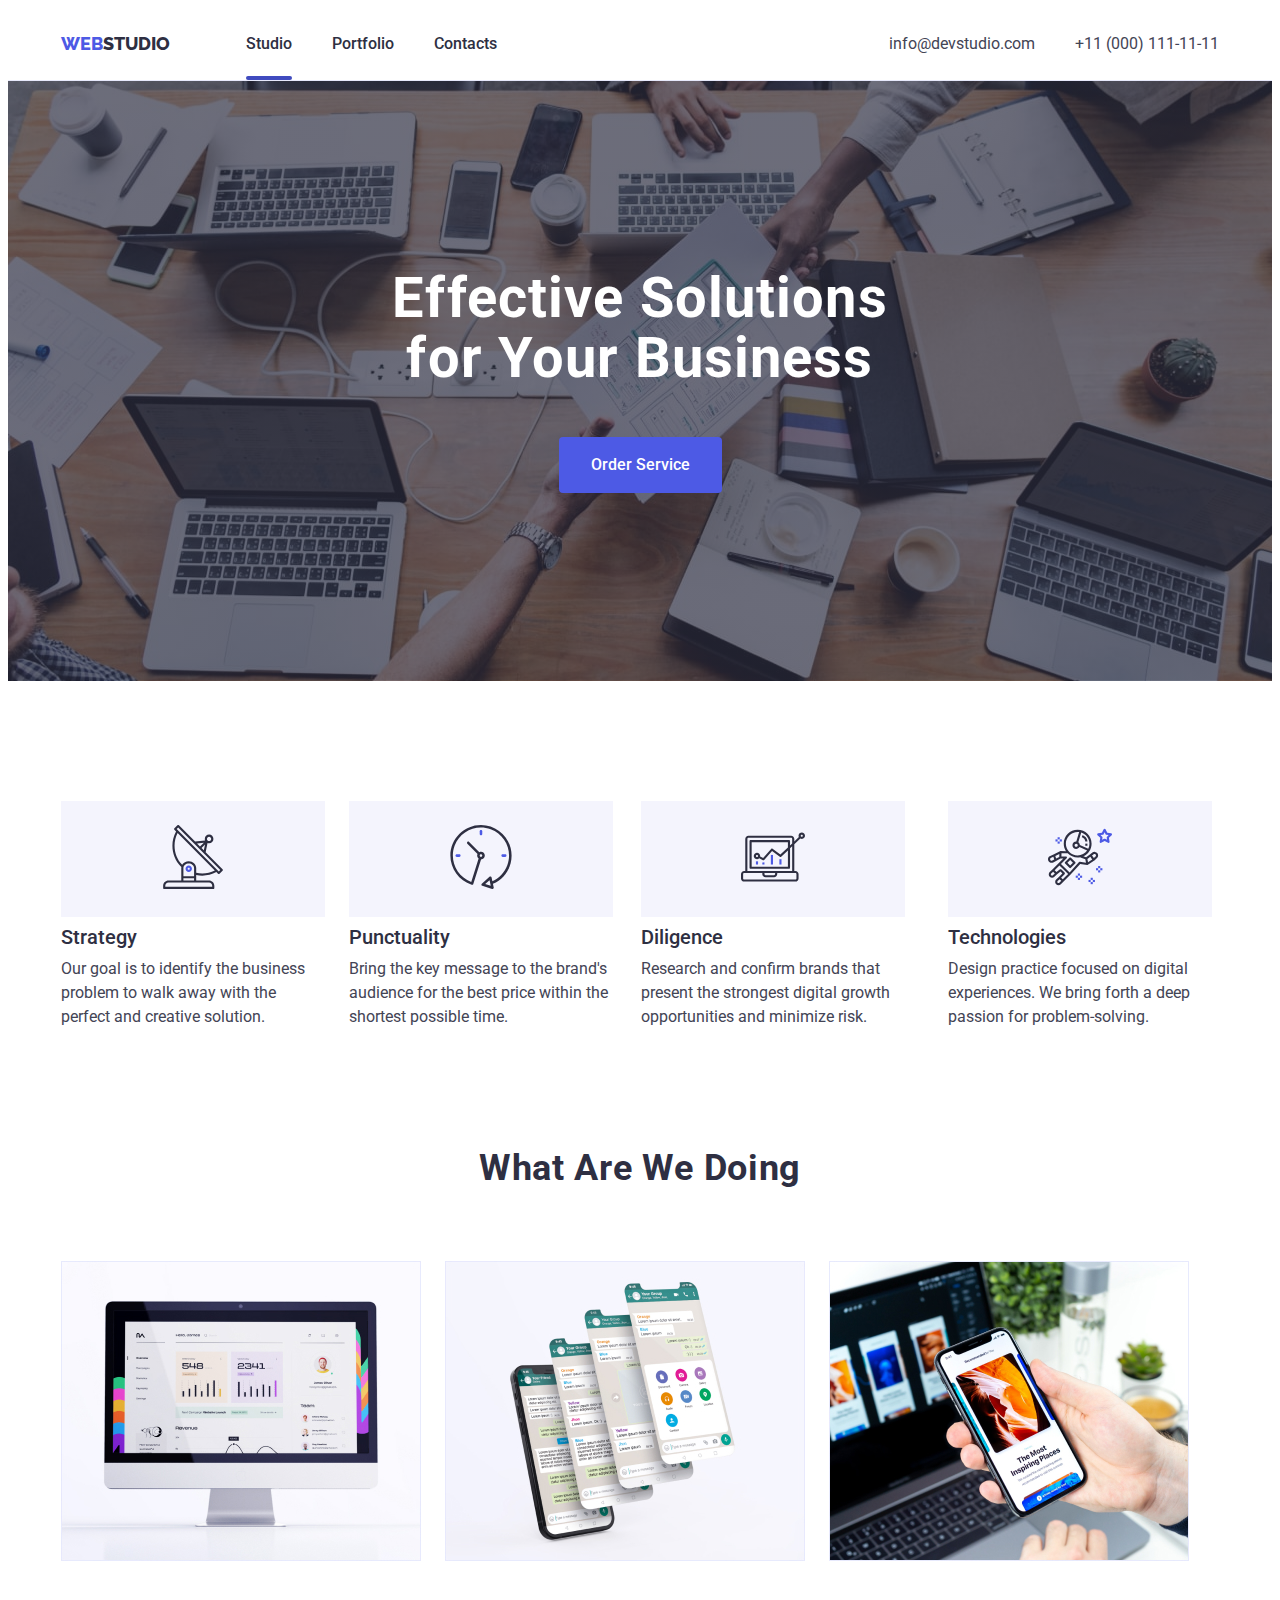
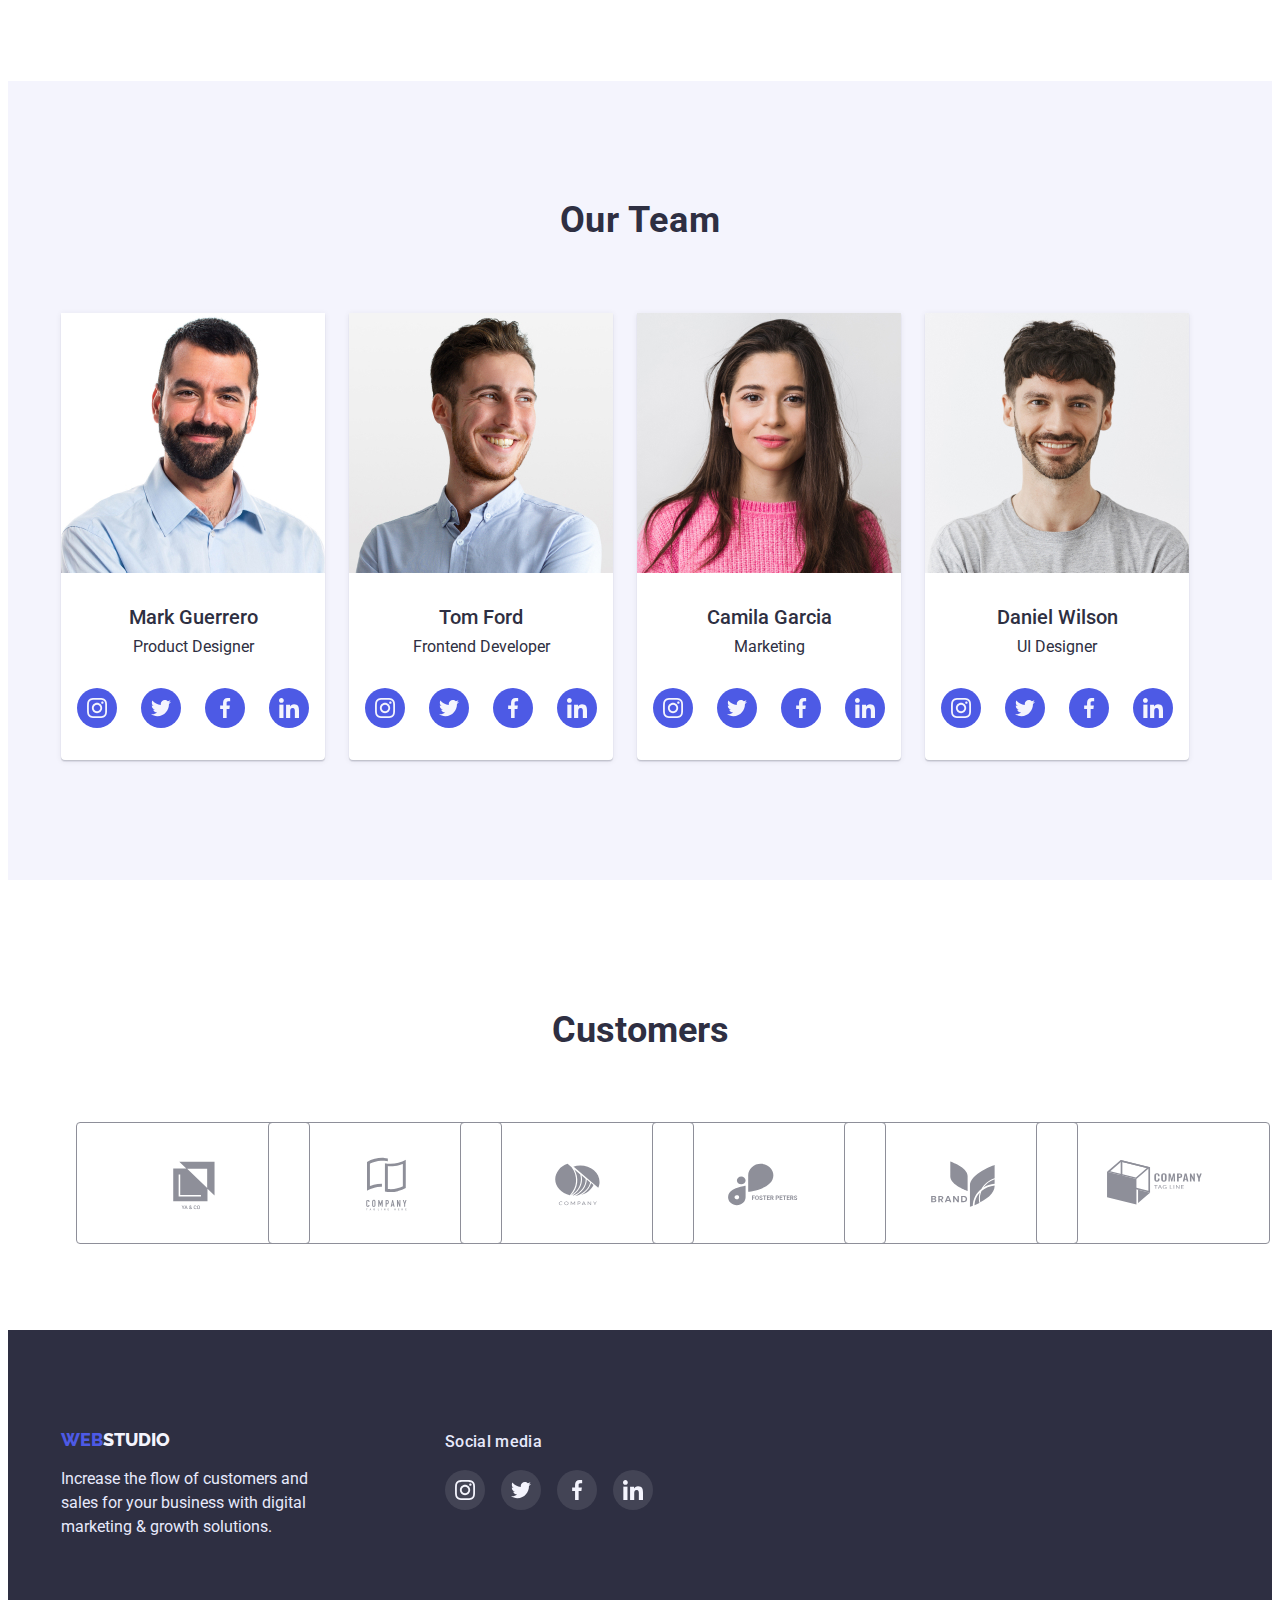
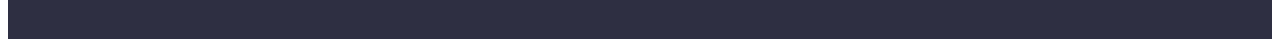
<file: index.html>
<!DOCTYPE html>
<html lang="en">
  <head>
    <meta charset="UTF-8" />
    <meta http-equiv="X-UA-Compatible" content="IE=edge" />
    <meta name="viewport" content="width=device-width, initial-scale=1.0" />
    <title>WebStudio</title>
    <link rel="preconnect" href="https://fonts.googleapis.com" />
    <link rel="preconnect" href="https://fonts.gstatic.com" crossorigin />
    <link
      href="https://fonts.googleapis.com/css2?family=Raleway:wght@800&family=Roboto:wght@400;500;700;900&display=swap"
      rel="stylesheet"
    />
    <link
      rel="stylesheet"
      href="https://cdnjs.cloudflare.com/ajax/libs/modern-normalize/1.1.0/modern-normalize.min.css"
      integrity="sha512-wpPYUAdjBVSE4KJnH1VR1HeZfpl1ub8YT/NKx4PuQ5NmX2tKuGu6U/JRp5y+Y8XG2tV+wKQpNHVUX03MfMFn9Q=="
      crossorigin="anonymous"
      referrerpolicy="no-referrer"
    />
    <link rel="stylesheet" href="./css/styles.css" />
  </head>

  <body>
    <!-- Header -->

    <header class="page-header">
      <div class="container menu">
        <nav class="menu">
          <a class="link logo" href="./index.html">
            <span class="color-logo">WEB</span>STUDIO</a
          >
          <ul class="menu list">
            <li class="menu-item-header">
              <a class="menu-link link current" href="./index.html"> Studio</a>
            </li>
            <li class="menu-item-header">
              <a class="menu-link link" href="./portfolio.html"> Portfolio</a>
            </li>
            <li class="menu-item-header">
              <a class="menu-link link" href="#"> Contacts</a>
            </li>
          </ul>
        </nav>
        <address class="adress">
          <ul class="menu list">
            <li class="menu-item-header">
              <a class="adress-list link" href="mailto:info@devstudio.com"
                >info@devstudio.com</a
              >
            </li>
            <li class="menu-item-header">
              <a class="adress-list link" href="tel:+110001111111"
                >+11 (000) 111-11-11</a
              >
            </li>
          </ul>
        </address>
      </div>
    </header>

    <!-- Main content -->
    <main>
      <!-- Section 1-->

      <section class="section-hero">
        <h1 class="hero-title">Effective Solutions for Your Business</h1>
        <button class="modal-btn" type="button" data-modal-open>
          Order Service
        </button>
      </section>

      <!-- section 2 -->
      <section class="advantages section">
        <div class="container">
          <h2 class="visually-hidden">Advantages</h2>
          <ul class="menu list">
            <li class="menu-item">
              <div class="advantages-items">
                <svg class="" width="64" height="64">
                  <use href="./images/symbol-defs.svg#icon-Group"></use>
                </svg>
              </div>
              <h3 class="caption">Strategy</h3>
              <p class="text">
                Our goal is to identify the business problem to walk away with
                the perfect and creative solution.
              </p>
            </li>
            <li class="menu-item">
              <div class="advantages-items">
                <svg class="" width="64" height="64">
                  <use href="./images/symbol-defs.svg#icon-clock"></use>
                </svg>
              </div>
              <h3 class="caption">Punctuality</h3>
              <p class="text">
                Bring the key message to the brand's audience for the best price
                within the shortest possible time.
              </p>
            </li>
            <li class="menu-item">
              <div class="advantages-items">
                <svg class="" width="64" height="64">
                  <use href="./images/symbol-defs.svg#icon-diagram"></use>
                </svg>
              </div>
              <h3 class="caption">Diligence</h3>
              <p class="text">
                Research and confirm brands that present the strongest digital
                growth opportunities and minimize risk.
              </p>
            </li>
            <li class="menu-item">
              <div class="advantages-items">
                <svg class="" width="64" height="64">
                  <use href="./images/symbol-defs.svg#icon-astronaut"></use>
                </svg>
              </div>
              <h3 class="caption">Technologies</h3>
              <p class="text">
                Design practice focused on digital experiences. We bring forth a
                deep passion for problem-solving.
              </p>
            </li>
          </ul>
        </div>
      </section>

      <!-- section 3 -->
      <section class="section">
        <div class="container">
          <h2 class="title">What are we doing</h2>
          <ul class="menu list">
            <li class="menu-item">
              <img
                src="./images/img1.jpg"
                alt="img1"
                width="360"
                height="300"
              />
            </li>
            <li class="menu-item">
              <img
                src="./images/Rectangle71.jpg"
                alt="img2"
                width="360"
                height="300"
              />
            </li>
            <li class="menu-item">
              <img
                src="./images/Rectangle71(1).jpg"
                alt="img3"
                width="360"
                height="300"
              />
            </li>
          </ul>
        </div>
      </section>
      <!-- section 4 -->
      <section class="section-team section">
        <div class="container">
          <h2 class="title">Our Team</h2>
          <ul class="menu list">
            <li class="employees-card">
              <img src="./images/img.jpg" alt="Mark" width="264" height="260" />

              <h3 class="caption caption-team">Mark Guerrero</h3>
              <p class="text-team">Product Designer</p>
              <ul class="social-list-employees list">
                <li class="employees">
                  <a href="" class="social-link link">
                    <svg class="social-icon" width="20" weight="20">
                      <use href="./images/symbol-defs.svg#icon-instagram"></use>
                    </svg>
                  </a>
                </li>
                <li class="employees">
                  <a href="" class="social-link link">
                    <svg class="social-icon" width="20" weight="20">
                      <use href="./images/symbol-defs.svg#icon-twitter"></use>
                    </svg>
                  </a>
                </li>
                <li class="employees">
                  <a href="" class="social-link link">
                    <svg class="social-icon" width="20" weight="20">
                      <use href="./images/symbol-defs.svg#icon-facebook"></use>
                    </svg>
                  </a>
                </li>
                <li class="employees">
                  <a href="" class="social-link link">
                    <svg class="social-icon" width="20" weight="20">
                      <use href="./images/symbol-defs.svg#icon-linkedin"></use>
                    </svg>
                  </a>
                </li>
              </ul>
            </li>
            <li class="employees-card">
              <img
                src="./images/img(1).jpg"
                alt="Tom"
                width="264"
                height="260"
              />
              <h3 class="caption caption-team">Tom Ford</h3>
              <p class="text-team">Frontend Developer</p>
              <ul class="social-list-employees list">
                <li class="employees">
                  <a href="" class="social-link link">
                    <svg class="social-icon" width="20" weight="20">
                      <use href="./images/symbol-defs.svg#icon-instagram"></use>
                    </svg>
                  </a>
                </li>
                <li class="employees">
                  <a href="" class="social-link link">
                    <svg class="social-icon" width="20" weight="20">
                      <use href="./images/symbol-defs.svg#icon-twitter"></use>
                    </svg>
                  </a>
                </li>
                <li class="employees">
                  <a href="" class="social-link link">
                    <svg class="social-icon" width="20" weight="20">
                      <use href="./images/symbol-defs.svg#icon-facebook"></use>
                    </svg>
                  </a>
                </li>
                <li class="employees">
                  <a href="" class="social-link link">
                    <svg class="social-icon" width="20" weight="20">
                      <use href="./images/symbol-defs.svg#icon-linkedin"></use>
                    </svg>
                  </a>
                </li>
              </ul>
            </li>
            <li class="employees-card">
              <img
                src="./images/img(2).jpg"
                alt="Camila"
                width="264"
                height="260"
              />
              <h3 class="caption caption-team">Camila Garcia</h3>
              <p class="text-team">Marketing</p>
              <ul class="social-list-employees list">
                <li class="employees">
                  <a href="" class="social-link link">
                    <svg class="social-icon" width="20" weight="20">
                      <use href="./images/symbol-defs.svg#icon-instagram"></use>
                    </svg>
                  </a>
                </li>
                <li class="employees">
                  <a href="" class="social-link link">
                    <svg class="social-icon" width="20" weight="20">
                      <use href="./images/symbol-defs.svg#icon-twitter"></use>
                    </svg>
                  </a>
                </li>
                <li class="employees">
                  <a href="" class="social-link link">
                    <svg class="social-icon" width="20" weight="20">
                      <use href="./images/symbol-defs.svg#icon-facebook"></use>
                    </svg>
                  </a>
                </li>
                <li class="employees">
                  <a href="" class="social-link link">
                    <svg class="social-icon" width="20" weight="20">
                      <use href="./images/symbol-defs.svg#icon-linkedin"></use>
                    </svg>
                  </a>
                </li>
              </ul>
            </li>
            <li class="employees-card">
              <img
                src="./images/img(3).jpg"
                alt="Daniel"
                width="264"
                height="260"
              />
              <h3 class="caption caption-team">Daniel Wilson</h3>
              <p class="text-team">UI Designer</p>
              <ul class="social-list-employees list">
                <li class="employees">
                  <a href="" class="social-link link">
                    <svg class="social-icon" width="20" weight="20">
                      <use href="./images/symbol-defs.svg#icon-instagram"></use>
                    </svg>
                  </a>
                </li>
                <li class="employees">
                  <a href="" class="social-link link">
                    <svg class="social-icon" width="20" weight="20">
                      <use href="./images/symbol-defs.svg#icon-twitter"></use>
                    </svg>
                  </a>
                </li>
                <li class="employees">
                  <a href="" class="social-link link">
                    <svg class="social-icon" width="20" weight="20">
                      <use href="./images/symbol-defs.svg#icon-facebook"></use>
                    </svg>
                  </a>
                </li>
                <li class="employees">
                  <a href="" class="social-link link">
                    <svg class="social-icon" width="20" weight="20">
                      <use href="./images/symbol-defs.svg#icon-linkedin"></use>
                    </svg>
                  </a>
                </li>
              </ul>
            </li>
          </ul>
        </div>
      </section>
      <!-- Section 5 -->

      <section class="customers section">
        <div class="container">
          <h2 class="caption-customers">Customers</h2>
          <ul class="customers-list list">
            <li class="customers-item list">
              <a href="" class="customers-link link">
                <svg class="customers-icon" width="104" weight="56">
                  <use href="./images/symbol-defs.svg#icon-Logo0"></use>
                </svg>
              </a>
            </li>
            <li class="customers-item list">
              <a href="" class="customers-link link">
                <svg class="customers-icon" width="104" weight="56">
                  <use href="./images/symbol-defs.svg#icon-Logo1"></use>
                </svg>
              </a>
            </li>
            <li class="customers-item list">
              <a href="" class="customers-link link">
                <svg class="customers-icon" width="104" weight="56">
                  <use href="./images/symbol-defs.svg#icon-Logo2"></use>
                </svg>
              </a>
            </li>
            <li class="customers-item list">
              <a href="" class="customers-link link">
                <svg class="customers-icon" width="104" weight="56">
                  <use href="./images/symbol-defs.svg#icon-Logo3"></use>
                </svg>
              </a>
            </li>
            <li class="customers-item list">
              <a href="" class="customers-link link">
                <svg class="customers-icon" width="104" weight="56">
                  <use href="./images/symbol-defs.svg#icon-Logo4"></use>
                </svg>
              </a>
            </li>
            <li class="customers-item list">
              <a href="" class="customers-link link">
                <svg class="customers-icon" width="104" weight="56">
                  <use href="./images/symbol-defs.svg#icon-Logo5"></use>
                </svg>
              </a>
            </li>
          </ul>
        </div>
      </section>
    </main>
    <!-- Footer -->
    <footer class="footer">
      <div class="footer-items container">
        <div class="web-footer">
          <a class="logo-footer link" href="./index.html">
            WEB<span class="color-logo-footer">STUDIO</span></a
          >
          <p class="text-footer">
            Increase the flow of customers and sales for your business with
            digital marketing & growth solutions.
          </p>
        </div>

        <div class="social-media">
          <p class="text-footer-media">Social media</p>
          <ul class="social-list-footer list">
            <li class="employees">
              <a href="" class="social-link-footer link">
                <svg class="social-icon" width="20" weight="20">
                  <use href="./images/symbol-defs.svg#icon-instagram"></use>
                </svg>
              </a>
            </li>
            <li class="employees">
              <a href="" class="social-link-footer link">
                <svg class="social-icon" width="20" weight="20">
                  <use href="./images/symbol-defs.svg#icon-twitter"></use>
                </svg>
              </a>
            </li>
            <li class="employees">
              <a href="" class="social-link-footer link">
                <svg class="social-icon" width="20" weight="20">
                  <use href="./images/symbol-defs.svg#icon-facebook"></use>
                </svg>
              </a>
            </li>
            <li class="employees">
              <a href="" class="social-link-footer link">
                <svg class="social-icon" width="20" weight="20">
                  <use href="./images/symbol-defs.svg#icon-linkedin"></use>
                </svg>
              </a>
            </li>
          </ul>
        </div>
      </div>
    </footer>
    <div class="backdrop is-hidden" data-modal>
      <div class="modal">
        <button type="button" class="modal-close-btn" data-modal-close>
          <svg class="icon-close-modal1" width="8" weight="8">
            <use href="./images/symbol-defs.svg#icon-close-black"></use>
          </svg>
        </button>
      </div>
    </div>
    <script src="./js/modal.js"></script>
  </body>
</html>
</file>
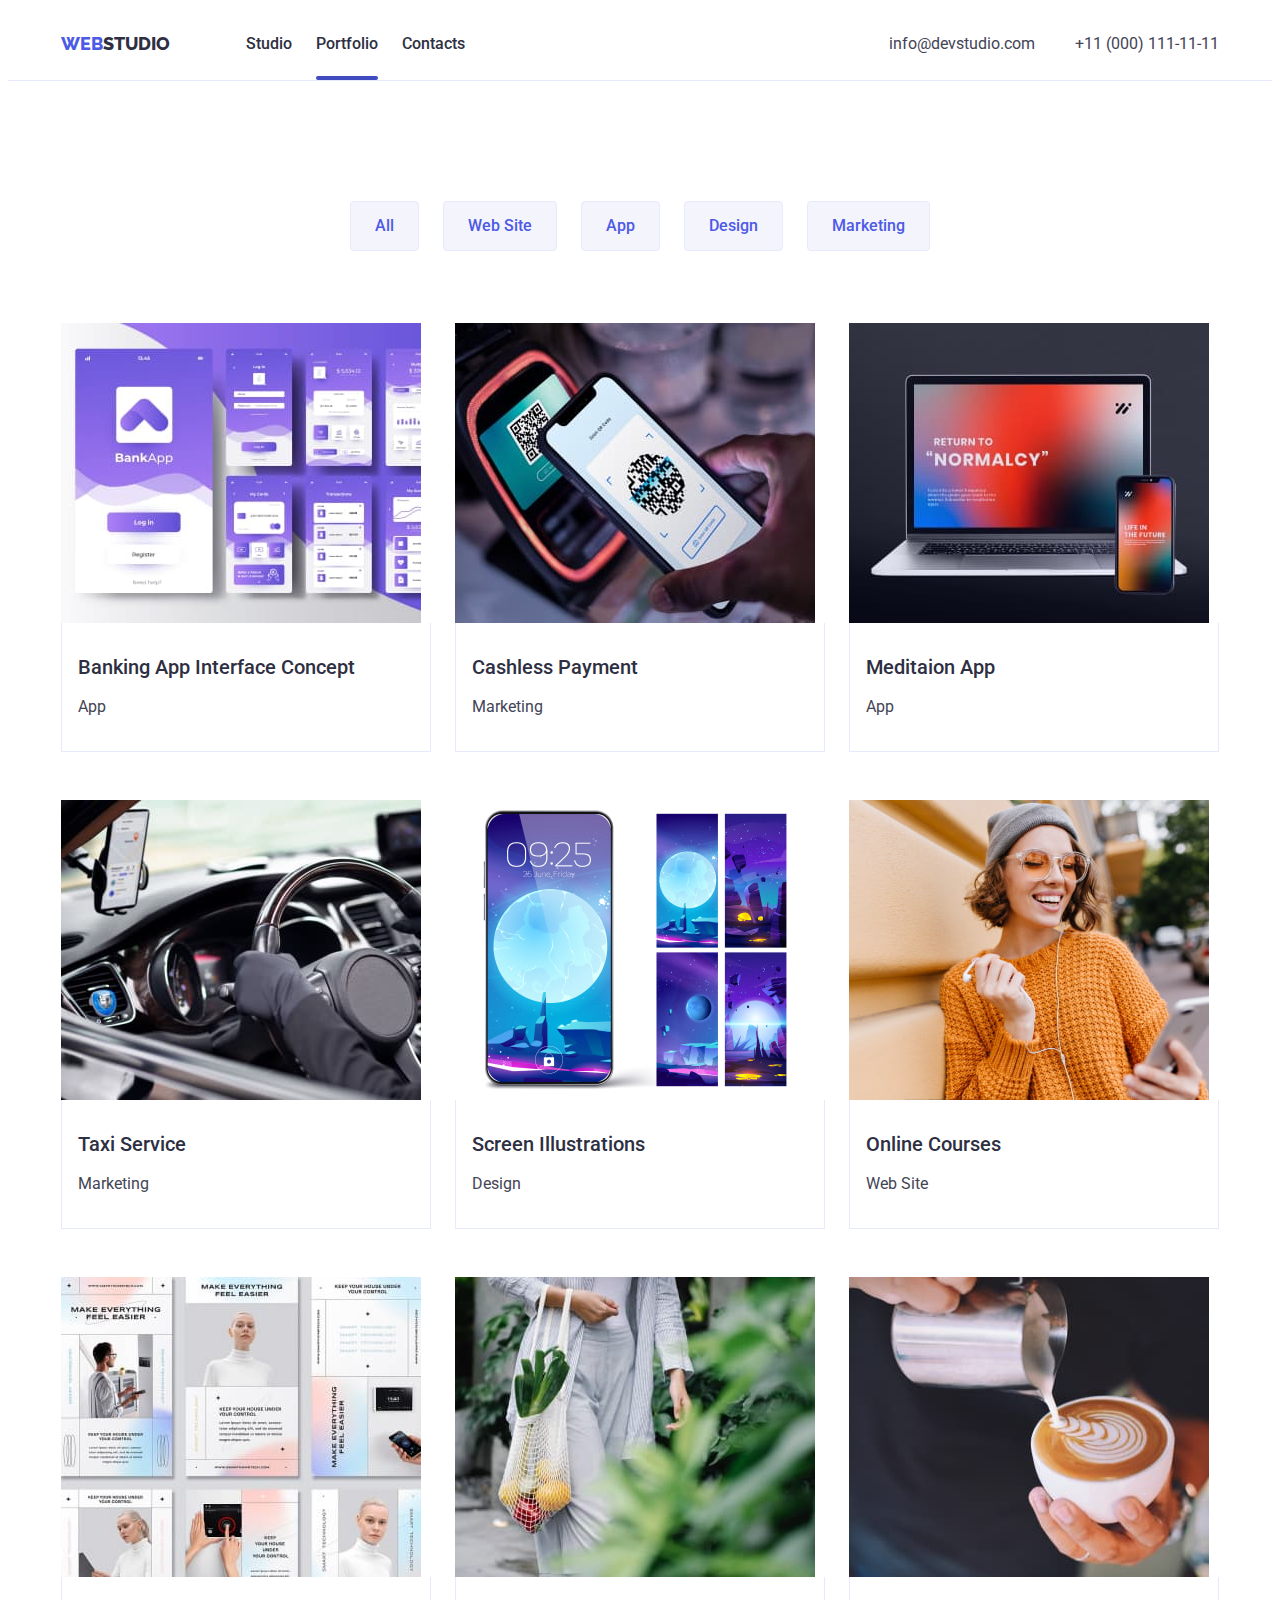
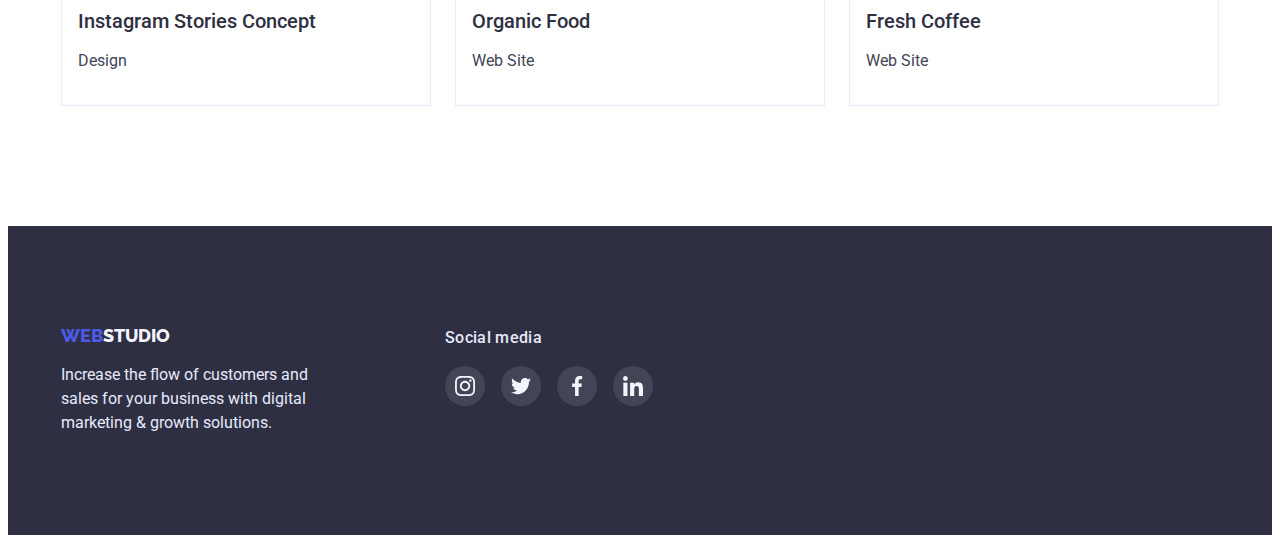
<file: portfolio.html>
<!DOCTYPE html>
<html lang="en">
  <head>
    <meta charset="UTF-8" />
    <meta http-equiv="X-UA-Compatible" content="IE=edge" />
    <meta name="viewport" content="width=device-width, initial-scale=1.0" />
    <title>Portfolio</title>
    <link rel="preconnect" href="https://fonts.googleapis.com" />
    <link rel="preconnect" href="https://fonts.gstatic.com" crossorigin />
    <link
      href="https://fonts.googleapis.com/css2?family=Raleway:wght@800&family=Roboto:wght@400;500;700;900&display=swap"
      rel="stylesheet"
    />
    <link
      rel="stylesheet"
      href="https://cdnjs.cloudflare.com/ajax/libs/modern-normalize/1.1.0/modern-normalize.min.css"
      integrity="sha512-wpPYUAdjBVSE4KJnH1VR1HeZfpl1ub8YT/NKx4PuQ5NmX2tKuGu6U/JRp5y+Y8XG2tV+wKQpNHVUX03MfMFn9Q=="
      crossorigin="anonymous"
      referrerpolicy="no-referrer"
    />
    <link rel="stylesheet" href="./css/styles.css" />
  </head>
  <body>
    <!--HEADER -->
    <header class="page-header">
      <div class="container menu">
        <nav class="menu">
          <a class="link logo" href="./index.html">
            <span class="color-logo">WEB</span>STUDIO</a
          >
          <ul class="menu list">
            <li class="menu-item">
              <a class="menu-link link" href="./index.html"> Studio</a>
            </li>
            <li class="menu-item">
              <a class="menu-link link current" href="./portfolio.html">
                Portfolio</a
              >
            </li>
            <li class="menu-item">
              <a class="menu-link link" href="#"> Contacts</a>
            </li>
          </ul>
        </nav>
        <address class="adress">
          <ul class="menu list">
            <li class="menu-item-header">
              <a class="adress-list link" href="mailto:info@devstudio.com"
                >info@devstudio.com</a
              >
            </li>
            <li class="menu-item-header">
              <a class="adress-list link" href="tel:+110001111111"
                >+11 (000) 111-11-11</a
              >
            </li>
          </ul>
        </address>
      </div>
    </header>

    <!-- Main content -->
    <main>
      <!-- section services -->
      <section class="section advantages">
        <div class="container">
          <h1 class="visually-hidden">Services</h1>
          <!-- buttons -->
          <ul class="menu list service-buttons">
            <li class="menu-item-service">
              <button class="buttons" type="button">All</button>
            </li>
            <li class="menu-item-service">
              <button class="buttons" type="button">Web Site</button>
            </li>
            <li class="menu-item-service">
              <button class="buttons" type="button">App</button>
            </li>
            <li class="menu-item-service">
              <button class="buttons" type="button">Design</button>
            </li>
            <li class="menu-item-service">
              <button class="buttons" type="button">Marketing</button>
            </li>
          </ul>

          <ul class="list services-item">
            <li class="menu-item-cards">
              <a class="link servise-cards" href="">
                <div class="img-wrapper">
                  <img
                    src="./images/img(2s).jpg"
                    alt="Banking App Interface Concept"
                    width="360"
                    height="300"
                  />
                  <p class="overlay">
                    14 Stylish and User-Friendly App Design Concepts · Task
                    Manager App · Calorie Tracker App · Exotic Fruit Ecommerce
                    App · Cloud Storage App
                  </p>
                </div>
                <div class="text-services">
                  <h2 class="caption">Banking App Interface Concept</h2>
                  <p class="text">App</p>
                </div>
              </a>
            </li>
            <li class="menu-item-cards">
              <a class="link servise-cards" href="">
                <div class="img-wrapper">
                  <img
                    src="./images/img(1)(1).jpg"
                    alt="Cashless Payment"
                    width="360"
                    height="300"
                  />
                  <p class="overlay">
                    14 Stylish and User-Friendly App Design Concepts · Task
                    Manager App · Calorie Tracker App · Exotic Fruit Ecommerce
                    App · Cloud Storage App
                  </p>
                </div>
                <div class="text-services">
                  <h2 class="caption">Cashless Payment</h2>
                  <p class="text">Marketing</p>
                </div></a
              >
            </li>
            <li class="menu-item-cards">
              <a class="link servise-cards" href="">
                <div class="img-wrapper">
                  <img
                    src="./images/ProjectCard(2).jpg"
                    alt="Meditaion App"
                    width="360"
                    height="300"
                  />
                  <p class="overlay">
                    14 Stylish and User-Friendly App Design Concepts · Task
                    Manager App · Calorie Tracker App · Exotic Fruit Ecommerce
                    App · Cloud Storage App
                  </p>
                </div>
                <div class="text-services">
                  <h2 class="caption">Meditaion App</h2>
                  <p class="text">App</p>
                </div></a
              >
            </li>
            <li class="menu-item-cards">
              <a class="link servise-cards" href=""
                ><div class="img-wrapper">
                  <img
                    src="./images/a2.jpg"
                    alt="Taxi Service"
                    width="360"
                    height="300"
                  />
                  <p class="overlay">
                    14 Stylish and User-Friendly App Design Concepts · Task
                    Manager App · Calorie Tracker App · Exotic Fruit Ecommerce
                    App · Cloud Storage App
                  </p>
                </div>
                <div class="text-services">
                  <h2 class="caption">Taxi Service</h2>
                  <p class="text">Marketing</p>
                </div></a
              >
            </li>
            <li class="menu-item-cards">
              <a class="link servise-cards" href=""
                ><div class="img-wrapper">
                  <img
                    src="./images/a1.jpg"
                    alt="Screen Illustrations"
                    width="360"
                    height="300"
                  />
                  <p class="overlay">
                    14 Stylish and User-Friendly App Design Concepts · Task
                    Manager App · Calorie Tracker App · Exotic Fruit Ecommerce
                    App · Cloud Storage App
                  </p>
                </div>
                <div class="text-services">
                  <h2 class="caption">Screen Illustrations</h2>
                  <p class="text">Design</p>
                </div></a
              >
            </li>
            <li class="menu-item-cards">
              <a class="link servise-cards" href="">
                <div class="img-wrapper">
                  <img
                    src="./images/a3.jpg"
                    alt="Online Courses"
                    width="360"
                    height="300"
                  />
                  <p class="overlay">
                    14 Stylish and User-Friendly App Design Concepts · Task
                    Manager App · Calorie Tracker App · Exotic Fruit Ecommerce
                    App · Cloud Storage App
                  </p>
                </div>
                <div class="text-services">
                  <h2 class="caption">Online Courses</h2>
                  <p class="text">Web Site</p>
                </div></a
              >
            </li>

            <li class="menu-item-cards">
              <a class="link servise-cards" href="">
                <div class="img-wrapper">
                  <img
                    src="./images/b1.jpg"
                    alt="Instagram Stories Concept"
                    width="360"
                    height="300"
                  />
                  <p class="overlay">
                    14 Stylish and User-Friendly App Design Concepts · Task
                    Manager App · Calorie Tracker App · Exotic Fruit Ecommerce
                    App · Cloud Storage App
                  </p>
                </div>
                <div class="text-services">
                  <h2 class="caption">Instagram Stories Concept</h2>
                  <p class="text">Design</p>
                </div></a
              >
            </li>
            <li class="menu-item-cards">
              <a class="link servise-cards" href="">
                <div class="img-wrapper">
                  <img
                    src="./images/b2.jpg"
                    alt="Organic Food"
                    width="360"
                    height="300"
                  />
                  <p class="overlay">
                    14 Stylish and User-Friendly App Design Concepts · Task
                    Manager App · Calorie Tracker App · Exotic Fruit Ecommerce
                    App · Cloud Storage App
                  </p>
                </div>
                <div class="text-services">
                  <h2 class="caption">Organic Food</h2>
                  <p class="text">Web Site</p>
                </div></a
              >
            </li>
            <li class="menu-item-cards">
              <a class="link servise-cards" href="">
                <div class="img-wrapper">
                  <img
                    src="./images/b3.jpg"
                    alt="Fresh Coffee"
                    width="360"
                    height="300"
                  />
                  <p class="overlay">
                    14 Stylish and User-Friendly App Design Concepts · Task
                    Manager App · Calorie Tracker App · Exotic Fruit Ecommerce
                    App · Cloud Storage App
                  </p>
                </div>
                <div class="text-services">
                  <h2 class="caption">Fresh Coffee</h2>
                  <p class="text">Web Site</p>
                </div></a
              >
            </li>
          </ul>
        </div>
      </section>

      <!-- Footer -->

      <footer class="footer">
        <div class="footer-items container">
          <div class="web-footer">
            <a class="logo-footer link" href="./index.html">
              WEB<span class="color-logo-footer">STUDIO</span></a
            >
            <p class="text-footer">
              Increase the flow of customers and sales for your business with
              digital marketing & growth solutions.
            </p>
          </div>

          <div class="social-media">
            <p class="text-footer-media">Social media</p>
            <ul class="social-list-footer list">
              <li class="employees">
                <a href="" class="social-link-footer link">
                  <svg class="social-icon" width="20" weight="20">
                    <use href="./images/symbol-defs.svg#icon-instagram"></use>
                  </svg>
                </a>
              </li>
              <li class="employees">
                <a
                  href=""
                  class="social-link-footer link"
                  width="34"
                  weight="40"
                >
                  <svg class="social-icon" width="20" weight="20">
                    <use href="./images/symbol-defs.svg#icon-twitter"></use>
                  </svg>
                </a>
              </li>
              <li class="employees">
                <a href="" class="social-link-footer link">
                  <svg class="social-icon" width="20" weight="20">
                    <use href="./images/symbol-defs.svg#icon-facebook"></use>
                  </svg>
                </a>
              </li>
              <li class="employees">
                <a href="" class="social-link-footer link">
                  <svg class="social-icon" width="20" weight="20">
                    <use href="./images/symbol-defs.svg#icon-linkedin"></use>
                  </svg>
                </a>
              </li>
            </ul>
          </div>
        </div>
      </footer>
    </main>
  </body>
</html>
</file>
<file: css/styles.css>
.list {
  list-style: none;
}
.link {
  text-decoration: none;
}

:root {
  --main-title-color: #2e2f42;
  --secondary-title-color: #434455;
  --focused-color: #4d5ae5;
  --hero-title-color: #ffffff;
  --backraund-btn-hover-color: #404bbf;
  --backraund-buttons-team: #f4f4fd;
  --footer-text-color: #e7e9fc;
  --footer-color-media: #31d0aa;
  --customers: #8e8f99;
}
body {
  font-family: 'Roboto', sans-serif;
  color: var(--main-title-color);
}
h1,
h2,
h3,
h4,
p {
  margin-top: 0;
  margin-bottom: 0;
}
ul,
ol {
  margin-top: 0;
  margin-bottom: 0;
  padding-left: 0;
}
img {
  display: block;
  max-width: 100%;
  height: auto;
}
button {
  cursor: pointer;
}
.container {
  max-width: 1158px;
  width: 100%;
  margin-left: auto;
  margin-right: auto;
  padding-left: 15px;
  padding-right: 15px;
}
.section {
  padding-bottom: 120px;
}

/*==== Header ==== */

.page-header {
  padding-top: 24px;
  padding-bottom: 24px;
  border-bottom: 1px solid var(--footer-text-color);
}

.menu {
  display: flex;
  align-items: center;
}

.color-logo {
  color: var(--focused-color);
  align-items: center;
}
.logo {
  font-family: 'Raleway', sans-serif;
  font-weight: 800;
  font-size: 18px;
  line-height: 1.3;
  color: var(--main-title-color);
  margin-right: 76px;
}
.menu-item-header:not(:last-child) {
  margin-right: 40px;
}
.menu-link {
  position: relative;
  font-weight: 500;
  font-size: 16px;
  line-height: 1.5;
  color: var(--main-title-color);
  padding: 24px 0;
  transition: color 250ms cubic-bezier(0.4, 0, 0.2, 1);
}

.current::after {
  position: absolute;
  display: block;
  height: 4px;
  background-color: var(--backraund-btn-hover-color);
  border-radius: 2px;
  content: '';
  bottom: -3px;
  left: 0;
  width: 100%;
}

.menu-link:hover,
.menu-link:focus {
  color: var(--backraund-btn-hover-color);
}

.adress {
  margin-left: auto;
}
.adress-list {
  font-style: normal;

  font-size: 16px;
  line-height: 1.5;

  color: var(--secondary-title-color);
  transition: color 250ms cubic-bezier(0.4, 0, 0.2, 1);
}
.adress-list:hover,
.adress-list:focus {
  color: var(--backraund-btn-hover-color);
}

/*==== Section 1 ====*/

.section-hero {
  padding-top: 188px;
  padding-bottom: 188px;
  background-image: linear-gradient(
      rgba(46, 47, 66, 0.7),
      rgba(46, 47, 66, 0.7)
    ),
    url(../images/people.jpg);
  background-repeat: no-repeat;
  background-position: 50% 50%;
  background-size: 1440px;
}

.hero-title {
  width: 496px;
  font-weight: 700;
  font-size: 56px;
  line-height: 1.07;
  color: var(--hero-title-color);
  margin-left: auto;
  margin-right: auto;
  text-align: center;
  letter-spacing: 0.02em;
}

.modal-btn {
  font-family: 'Roboto', sans-serif;
  font-weight: 500;
  font-size: 16px;
  line-height: 1.5;
  color: var(--hero-title-color);
  background: var(--focused-color);
  border-radius: 4px;
  border: 0;
  display: block;
  padding: 16px 32px 16px 32px;
  margin-left: auto;
  margin-right: auto;
  margin-top: 48px;
  transition: background-color 250ms cubic-bezier(0.4, 0, 0.2, 1);
}
.modal-btn:hover {
  background-color: var(--backraund-btn-hover-color);
}
/* services */

.service-buttons {
  display: flex;
  justify-content: center;
  margin-left: auto;
  margin-right: 0;
}
.menu-item-service:not(:nth-child(5n)) {
  margin-right: 24px;
}

.text-services {
  display: flex;
  flex-direction: column;
  justify-content: center;
  align-items: flex-start;
  padding: 0px 16px;
  gap: 8px;
  border: 1px solid var(--footer-text-color);
  border-top: 0;
  padding-top: 32px;
  padding-bottom: 32px;
}
/* ----- */

.services-item {
  margin-top: 72px;
  display: flex;
  flex-wrap: wrap;
  column-gap: 24px;
  row-gap: 48px;
}

.menu-item-cards {
  width: calc((100% - 48px) / 3);
  margin-bottom: 0;
  position: relative;
}
.servise-cards {
  display: block;
  transition: box-shadow 250ms cubic-bezier(0.4, 0, 0.2, 1);
}
.servise-cards:hover,
.servise-cards:focus {
  box-shadow: 0px 1px 6px rgba(46, 47, 66, 0.08),
    0px 1px 1px rgba(46, 47, 66, 0.16), 0px 2px 1px rgba(46, 47, 66, 0.08);
}
/* ----- */
.buttons {
  font-family: 'Roboto', sans-serif;
  font-weight: 500;
  font-size: 16px;
  line-height: 1.5;
  color: var(--focused-color);
  background: var(--backraund-buttons-team);
  border: 1px solid var(--footer-text-color);
  border-radius: 4px;
  padding: 12px 24px 12px 24px;

  transition: background-color 250ms cubic-bezier(0.4, 0, 0.2, 1),
    color 250ms cubic-bezier(0.4, 0, 0.2, 1),
    border-color 250ms cubic-bezier(0.4, 0, 0.2, 1),
    box-shadow 250ms cubic-bezier(0.4, 0, 0.2, 1);
}
.buttons:hover,
.buttons:focus {
  background-color: var(--backraund-btn-hover-color);
  color: var(--hero-title-color);
  box-shadow: 0px 3px 1px rgba(0, 0, 0, 0.1), 0px 2px 1px rgba(0, 0, 0, 0.08),
    0px 2px 2px rgba(0, 0, 0, 0.12);
  border-color: var(--backraund-btn-hover-color);
}
.visually-hidden {
  position: absolute;
  width: 1px;
  height: 1px;
  margin: -1px;
  border: 0;
  padding: 0;
  white-space: nowrap;
  clip-path: inset(100%);
  clip: rect(0 0 0 0);
  overflow: hidden;
}
.overlay {
  position: absolute;
  left: 0;
  top: 0;
  max-width: 100%;
  height: 100%;
  overflow-y: scroll;
  transform: translate(0, 100%);
  transition: transform 250ms cubic-bezier(0.4, 0, 0.2, 1);
  background-color: var(--focused-color);
  color: var(--backraund-buttons-team);
  font-weight: 400;
  font-size: 16px;
  padding: 40px 32px;
}
.servise-cards:hover .overlay,
.servise-cards:focus .overlay {
  transform: translate(0, 0);
}
.img-wrapper {
  position: relative;
  overflow: hidden;
}

/*==== Section 2 ====*/

.advantages {
  padding-top: 120px;
}

.menu-item:not(:last-child) {
  flex-wrap: wrap;
  margin-right: 24px;
}
.advantages-items {
  width: 100%;
  height: 100%;
  background-color: var(--backraund-buttons-team);
  width: 264px;
  text-align: center;
  padding-top: 24px;
  padding-bottom: 24px;
  margin-bottom: 8px;
}

.caption {
  font-weight: 500;
  font-size: 20px;
  line-height: 1.2;
  color: var(--main-title-color);
  margin-bottom: 8px;
}
.text {
  font-size: 16px;
  line-height: 1.5;
  color: var(--secondary-title-color);
}

/*==== Section 3 ====*/

.title {
  font-weight: 700;
  font-size: 36px;
  line-height: 1.11;
  color: var(--main-title-color);
  margin-bottom: 72px;
  text-align: center;
  letter-spacing: 0.02em;
  text-transform: capitalize;
}

/*==== Section 4 ====*/

.section-team {
  background: var(--backraund-buttons-team);
  padding-top: 120px;
}

.employees-card {
  background: var(--hero-title-color);
  box-shadow: 0px 1px 6px rgba(46, 47, 66, 0.08),
    0px 1px 1px rgba(46, 47, 66, 0.16), 0px 2px 1px rgba(46, 47, 66, 0.08);
  border-radius: 0px 0px 4px 4px;
  border-top: 0;
}
.employees-card:not(:nth-child(4n)) {
  margin-right: 24px;
}
.text-team {
  margin-top: 8px;
  margin-bottom: 32px;
  text-align: center;
}
.caption-team {
  margin-top: 32px;
  text-align: center;
}

.social-list-employees {
  display: flex;
  justify-content: center;
  gap: 24px;
  margin: 8px 16px 32px 16px;
}

.employees {
  width: 40px;
  height: 40px;
}
.social-link {
  display: flex;
  justify-content: center;

  width: 100%;
  height: 100%;
  border-radius: 50%;
  background-color: var(--focused-color);
  transition: background-color 250ms cubic-bezier(0.4, 0, 0.2, 1);
}
.social-link:is(:hover, :focus) {
  background-color: var(--backraund-btn-hover-color);
}

/* Section 5 */

.customers {
  padding-top: 130px;
}

.caption-customers {
  font-size: 36px;
  line-height: 40px;
  text-align: center;
}
.customers-list {
  display: flex;
  justify-content: center;
  gap: 24px;
  margin-top: 72px;
}
.customers-item {
  width: 100%;
  height: 100%;
  text-align: center;
  width: 168px;
  height: 88px;
}

.customers-link {
  display: flex;
  justify-content: center;
  width: 100%;
  height: 100%;
  border: 1px solid var(--customers);
  border-radius: 4px;
  padding: 16px 32px 16px 32px;
  transition: border-color 250ms cubic-bezier(0.4, 0, 0.2, 1);
}
.castomers-link:focus,
.customers-link:hover {
  border-color: var(--backraund-btn-hover-color);
}
.customers-icon {
  fill: var(--customers);
  transition: fill 250ms cubic-bezier(0.4, 0, 0.2, 1);
}

.castomers-link:focus .customers-icon,
.customers-link:hover .customers-icon {
  fill: var(--backraund-btn-hover-color);
}

/*==== Footer ====*/

.footer {
  background: var(--main-title-color);
  padding-top: 100px;
  padding-bottom: 100px;
  display: flex;
  flex-direction: row;
  margin-left: auto;
}
.web-footer {
  width: 264px;
  margin-right: 120px;
}
.logo-footer {
  font-family: 'Raleway', sans-serif;
  font-weight: 800;
  font-size: 18px;
  line-height: 1.16;
  color: var(--focused-color);
  display: flex;
  flex-direction: row;
  align-items: flex-start;
}
.color-logo-footer {
  color: var(--backraund-buttons-team);
}

.text-footer {
  font-size: 16px;
  line-height: 1.5;
  color: var(--footer-text-color);
  padding-top: 16px;
  display: flex;
  flex-direction: row;
  align-items: flex-start;
}
.social-media {
  width: 208px;
}
.text-footer-media {
  font-weight: 500;
  font-size: 16px;
  letter-spacing: 0.02em;
  font-size: 16px;
  line-height: 1.5;
  color: var(--footer-text-color);
  margin-bottom: 16px;
}
.footer-items {
  display: inline-flex;
}
.social-link-footer {
  display: flex;
  justify-content: center;
  gap: 16px;
  width: 100%;
  height: 100%;
  border-radius: 50%;
  background: rgba(255, 255, 255, 0.1);
  transition: background-color 250ms cubic-bezier(0.4, 0, 0.2, 1);
}
.social-link-footer:is(:hover, :focus) {
  background-color: var(--footer-color-media);
}
.social-icon {
  fill: currentColor;
}
.social-list-footer {
  margin: 0;
  display: flex;
  justify-content: center;
  gap: 16px;
}
/* backdrop */
.backdrop {
  position: fixed;
  top: 0;
  left: 0;
  z-index: 100;
  width: 100%;
  height: 100%;
  background-color: rgba(46, 47, 66, 0.4);
  transition: calc(250ms);
}
.backdrop.is-hidden {
  opacity: 0;
  visibility: hidden;
  pointer-events: none;
}
.modal {
  position: absolute;
  top: 50%;
  left: 50%;
  transform: translate(-50%, -50%);
  transition: calc(250ms);
  width: 408px;
  height: 576px;
  background-color: rgba(255, 255, 255);
}
.modal-close-btn {
  position: absolute;
  top: 24px;
  right: 24px;
  display: flex;
  justify-content: center;

  width: 24px;
  height: 24px;
  border-radius: 50%;
  background-color: transparent;
  border: 1px solid rgba(0, 0, 0, 0.1);
  background-color: var(--footer-text-color);
  padding: 0;
  transition: backgraund-color 250ms cubic-bezier(0.4, 0, 0.2, 1);
}
.modal-close-btn:hover,
.modal-close-btn:focus {
  background-color: var(--backraund-btn-hover-color);
}
.icon-close-modal1 {
  transition: fill var(--hero-title-color) 250ms cubic-bezier(0.4, 0, 0.2, 1);
}
.modal-close-btn:hover .icon-close-modal1,
.modal-close-btn:focus .icon-close-modal1 {
  fill: var(--hero-title-color);
}
</file>
